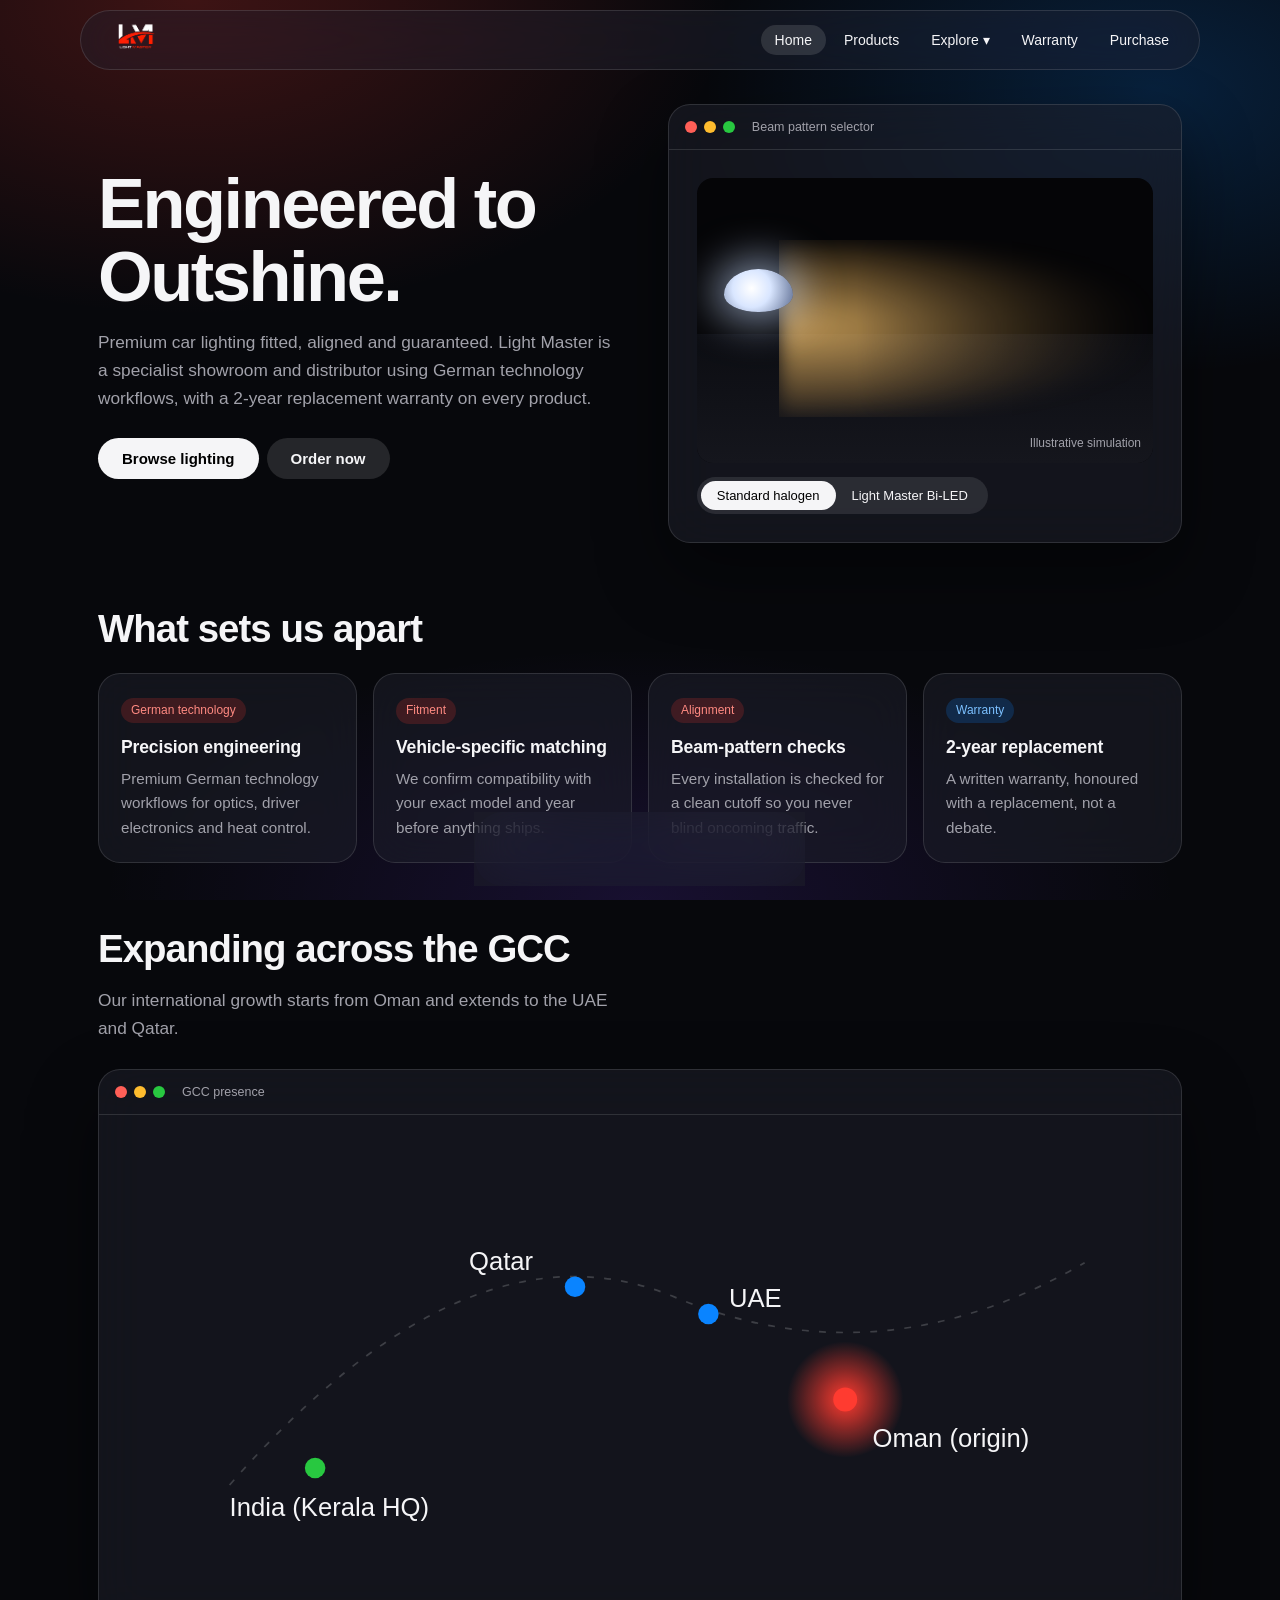
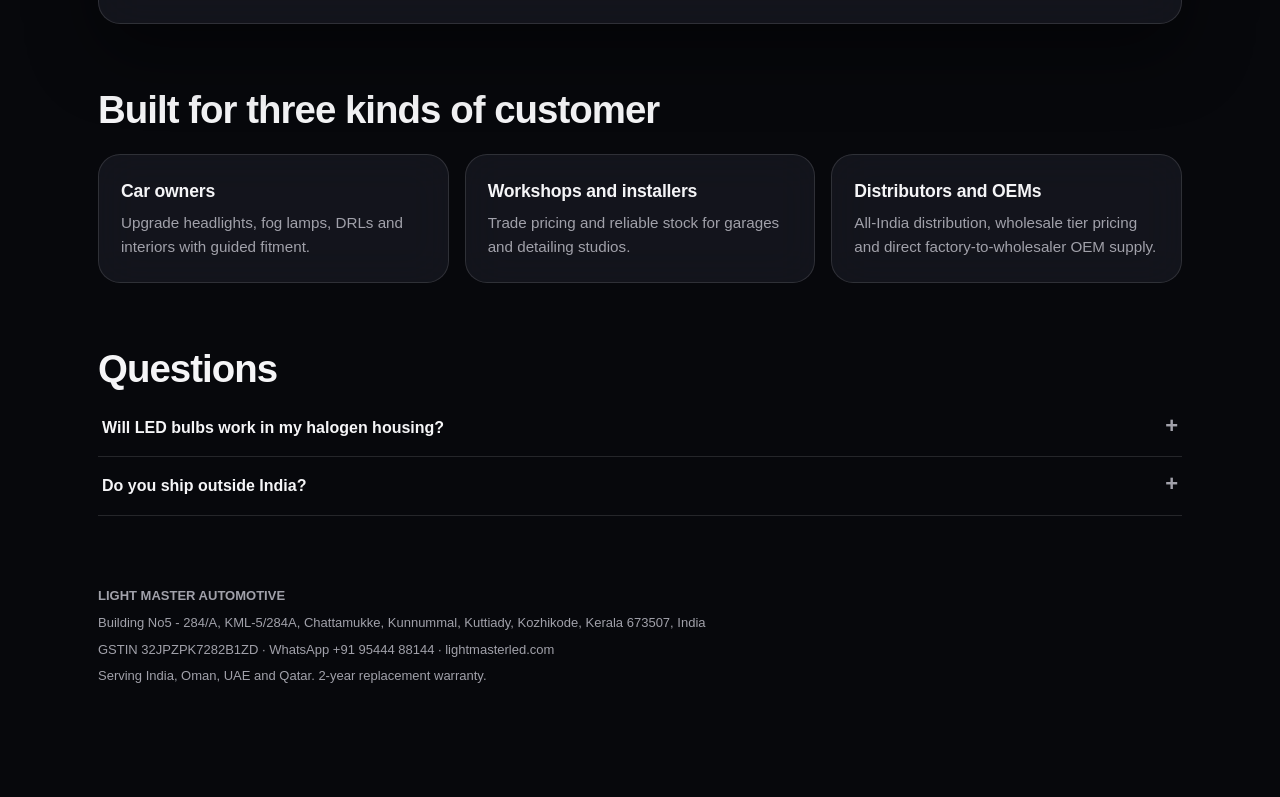
<file: index.html>
<!DOCTYPE html>
<html lang="en"><head><meta charset="utf-8"><meta name="viewport" content="width=device-width,initial-scale=1">
<title>Light Master | Premium Car LED Lights, Kerala & GCC</title><meta name="description" content="Engineered to Outshine: premium car LED headlights, bi-LED projectors and DRLs. 2-year warranty. Kerala, Oman, UAE, Qatar.">
<link rel="canonical" href="https://lightmasterled.com/"><link rel="icon" href="logo.png">
<meta property="og:title" content="Light Master | Premium Car LED Lights, Kerala & GCC"><meta property="og:description" content="Engineered to Outshine: premium car LED headlights, bi-LED projectors and DRLs. 2-year warranty. Kerala, Oman, UAE, Qatar."><meta property="og:image" content="https://lightmasterled.com/logo.png"><meta name="theme-color" content="#07080c">
<link rel="stylesheet" href="style.css"><script type="application/ld+json">{"@context": "https://schema.org", "@type": "AutoPartsStore", "name": "Light Master Automotive", "url": "https://lightmasterled.com/", "logo": "https://lightmasterled.com/logo.png", "telephone": "+919544488144", "vatID": "32JPZPK7282B1ZD", "address": {"@type": "PostalAddress", "streetAddress": "KML-5/284A, Chattamukke, Kunnummal, Kuttiady", "addressLocality": "Kozhikode", "addressRegion": "Kerala", "postalCode": "673507", "addressCountry": "IN"}, "areaServed": ["India", "Oman", "United Arab Emirates", "Qatar"]}</script></head><body>
<header class="bar"><a href="index.html" aria-label="Light Master Automotive home"><img src="logo.png" alt="Light Master Automotive logo" width="80" height="34"></a>
<nav aria-label="Main"><a href="index.html" class=on>Home</a><a href="products.html">Products</a><div class="dd"><button aria-haspopup="true">Explore ▾</button><ul><li><a href="products.html#tiers">Good / Better / Best</a></li><li><a href="index.html#gcc">GCC presence</a></li><li><a href="index.html#b2b">Wholesale and OEM</a></li><li><a href="warranty.html#faq">Warranty FAQ</a></li></ul></div><a href="warranty.html">Warranty</a><a href="purchase.html">Purchase</a></nav></header>
<main><section class="hero"><div><h1>Engineered to Outshine.</h1><p class="sub">Premium car lighting fitted, aligned and guaranteed. Light Master is a specialist showroom and distributor using German technology workflows, with a 2-year replacement warranty on every product.</p><a class="btn" href="products.html">Browse lighting</a><a class="btn g" href="purchase.html">Order now</a></div><div class="win"><div class="tb"><i></i><i></i><i></i><span>Beam pattern selector</span></div><div class="body"><div class="stage" id="stage" role="img" aria-label="Headlight beam comparison"><div class="road"></div><div class="beam hal"></div><div class="beam led"></div><div class="lamp"></div><small>Illustrative simulation</small></div>
<div class="seg" role="group" aria-label="Beam pattern"><button data-beam="hal" aria-pressed="true">Standard halogen</button><button data-beam="led" aria-pressed="false">Light Master Bi-LED</button></div></div></div></section>
<h2>What sets us apart</h2><div class="grid"><div class="card"><span class="tag">German technology</span><h3>Precision engineering</h3><p>Premium German technology workflows for optics, driver electronics and heat control.</p></div><div class="card"><span class="tag">Fitment</span><h3>Vehicle-specific matching</h3><p>We confirm compatibility with your exact model and year before anything ships.</p></div><div class="card"><span class="tag">Alignment</span><h3>Beam-pattern checks</h3><p>Every installation is checked for a clean cutoff so you never blind oncoming traffic.</p></div><div class="card"><span class="tag b">Warranty</span><h3>2-year replacement</h3><p>A written warranty, honoured with a replacement, not a debate.</p></div></div>
<h2 id="gcc">Expanding across the GCC</h2><p class="sub">Our international growth starts from Oman and extends to the UAE and Qatar.</p><div class="win"><div class="tb"><i></i><i></i><i></i><span>GCC presence</span></div><div class="body"><svg viewBox="0 0 600 260" role="img" aria-label="Map of Light Master presence in Oman, UAE and Qatar" style="width:100%"><defs><radialGradient id="g"><stop offset="0" stop-color="#ff3b30"/><stop offset="1" stop-color="#ff3b30" stop-opacity="0"/></radialGradient></defs><path d="M60 200 Q200 40 320 90 T560 70" fill="none" stroke="rgba(255,255,255,.18)" stroke-dasharray="4 6"/><g font-family="sans-serif" font-size="15" fill="#f5f5f7"><circle cx="420" cy="150" r="34" fill="url(#g)"/><circle cx="420" cy="150" r="7" fill="#ff3b30"/><text x="436" y="178">Oman (origin)</text><circle cx="340" cy="100" r="6" fill="#0a84ff"/><text x="352" y="96">UAE</text><circle cx="262" cy="84" r="6" fill="#0a84ff"/><text x="200" y="74">Qatar</text><circle cx="110" cy="190" r="6" fill="#28c840"/><text x="60" y="218">India (Kerala HQ)</text></g></svg></div></div>
<h2>Built for three kinds of customer</h2><div class="grid"><div class="card"><h3>Car owners</h3><p>Upgrade headlights, fog lamps, DRLs and interiors with guided fitment.</p></div><div class="card"><h3>Workshops and installers</h3><p>Trade pricing and reliable stock for garages and detailing studios.</p></div><div class="card" id="b2b"><h3>Distributors and OEMs</h3><p>All-India distribution, wholesale tier pricing and direct factory-to-wholesaler OEM supply.</p></div></div>
<h2>Questions</h2><div class="faq"><details><summary>Will LED bulbs work in my halogen housing?</summary><p>Often yes, but the beam only stays safe with correct alignment. Send us your model and year on WhatsApp and we will advise.</p></details><details><summary>Do you ship outside India?</summary><p>We serve Oman, UAE and Qatar. Message us with your location for delivery options.</p></details></div></main>
<footer><b>LIGHT MASTER AUTOMOTIVE</b><span>Building No5 - 284/A, KML-5/284A, Chattamukke, Kunnummal, Kuttiady, Kozhikode, Kerala 673507, India</span><span>GSTIN 32JPZPK7282B1ZD · WhatsApp +91 95444 88144 · lightmasterled.com</span><span>Serving India, Oman, UAE and Qatar. 2-year replacement warranty.</span></footer>
<nav class="dock" aria-label="Dock"><a href="index.html" title="Home">Home</a><a href="products.html" title="Products">Shop</a><a href="purchase.html" title="Purchase">Buy</a><a href="warranty.html" title="Warranty">Care</a><a class="wa" href="https://wa.me/919544488144" target="_blank" rel="noopener" title="WhatsApp">Chat</a></nav>
<script src="app.js"></script></body></html>
</file>
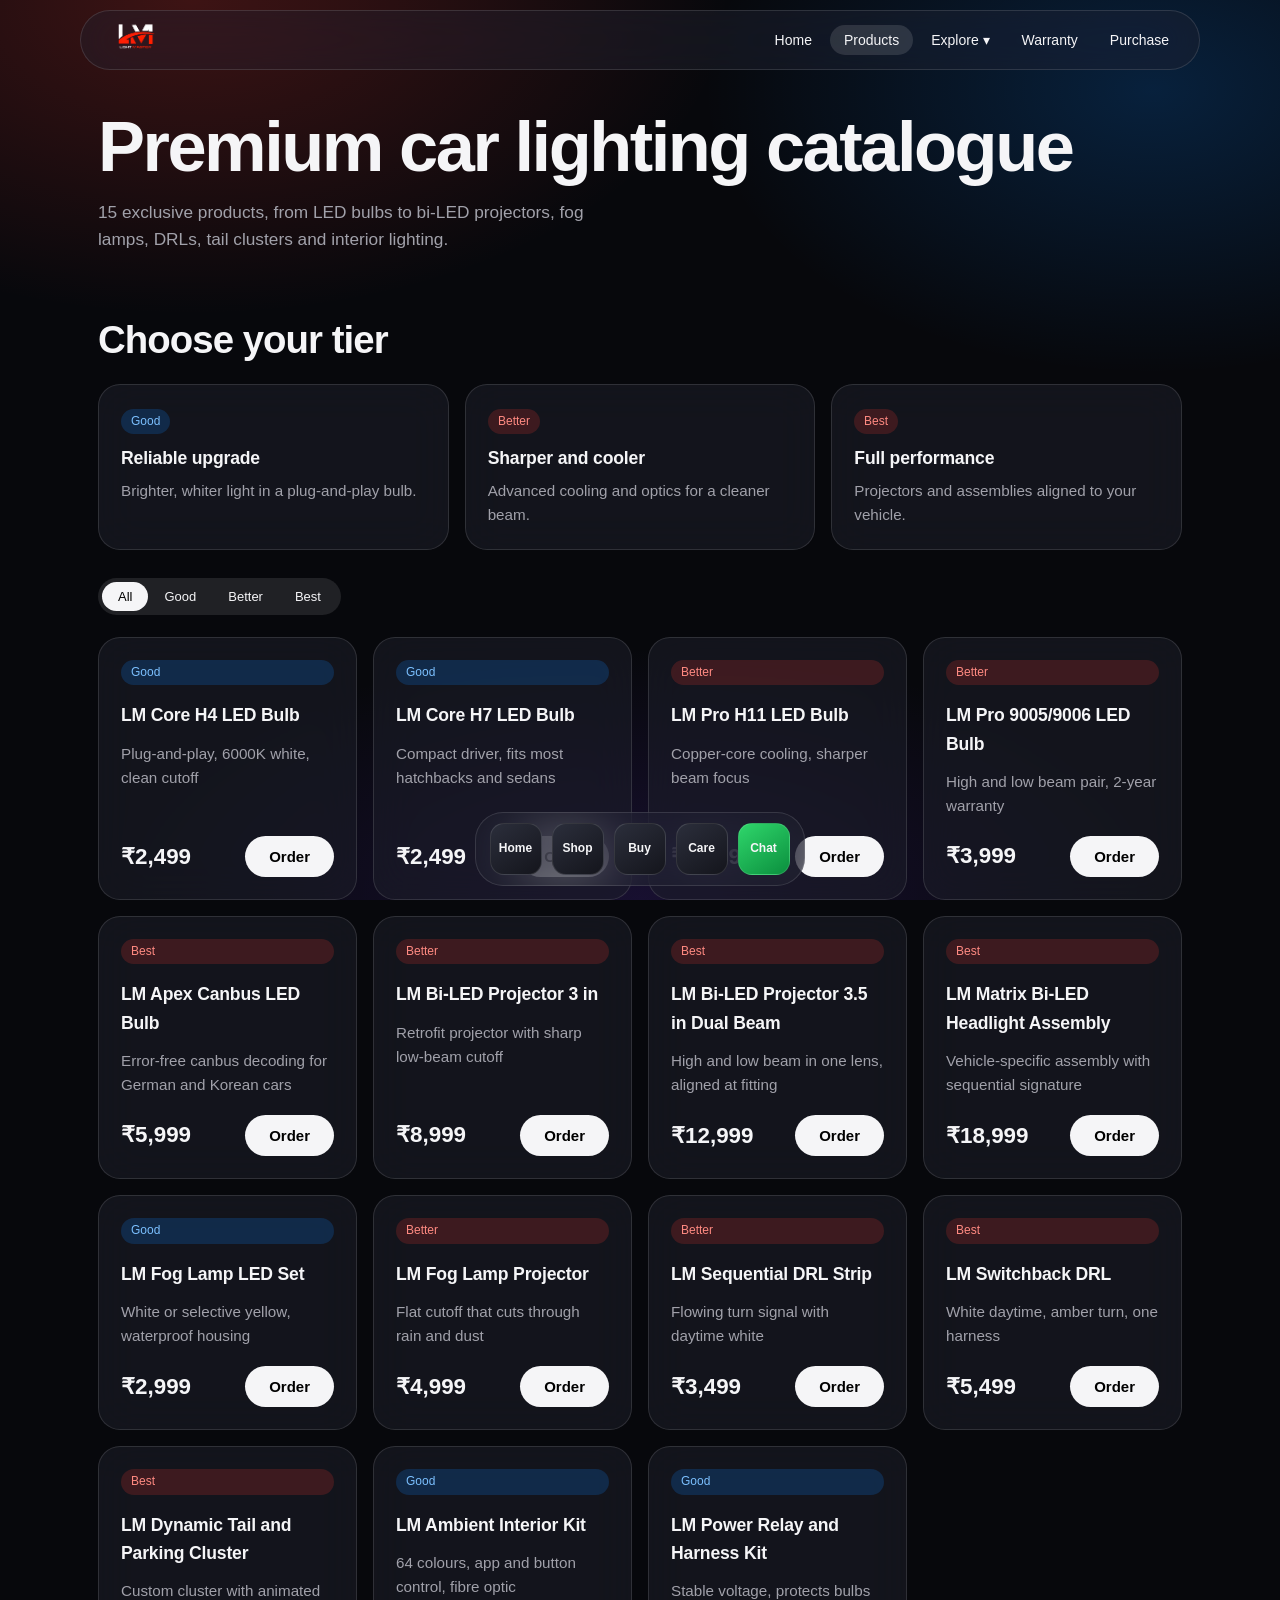
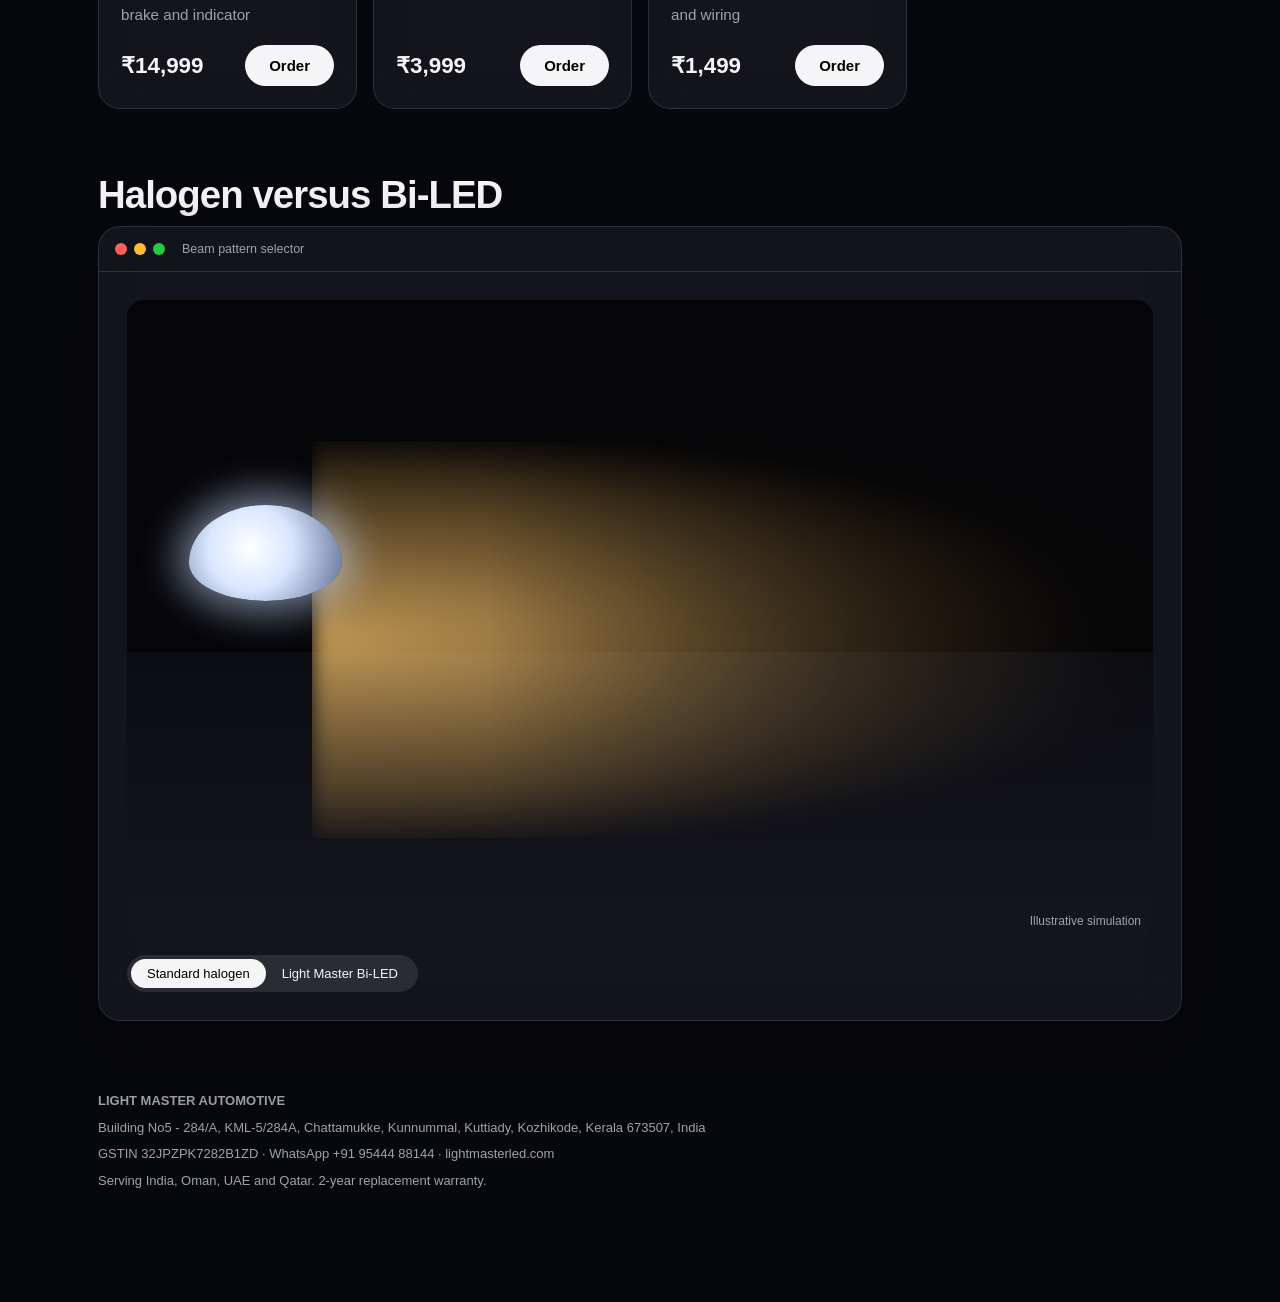
<file: products.html>
<!DOCTYPE html>
<html lang="en"><head><meta charset="utf-8"><meta name="viewport" content="width=device-width,initial-scale=1">
<title>Car LED Headlights & Bi-LED Projectors | Light Master</title><meta name="description" content="Shop 15 premium LED bulbs, bi-LED projectors, fog lamps and DRLs in Good, Better and Best tiers. 2-year warranty.">
<link rel="canonical" href="https://lightmasterled.com/products.html"><link rel="icon" href="logo.png">
<meta property="og:title" content="Car LED Headlights & Bi-LED Projectors | Light Master"><meta property="og:description" content="Shop 15 premium LED bulbs, bi-LED projectors, fog lamps and DRLs in Good, Better and Best tiers. 2-year warranty."><meta property="og:image" content="https://lightmasterled.com/logo.png"><meta name="theme-color" content="#07080c">
<link rel="stylesheet" href="style.css"></head><body>
<header class="bar"><a href="index.html" aria-label="Light Master Automotive home"><img src="logo.png" alt="Light Master Automotive logo" width="80" height="34"></a>
<nav aria-label="Main"><a href="index.html">Home</a><a href="products.html" class=on>Products</a><div class="dd"><button aria-haspopup="true">Explore ▾</button><ul><li><a href="products.html#tiers">Good / Better / Best</a></li><li><a href="index.html#gcc">GCC presence</a></li><li><a href="index.html#b2b">Wholesale and OEM</a></li><li><a href="warranty.html#faq">Warranty FAQ</a></li></ul></div><a href="warranty.html">Warranty</a><a href="purchase.html">Purchase</a></nav></header>
<main><section style="margin-top:40px"><h1>Premium car lighting catalogue</h1><p class="sub">15 exclusive products, from LED bulbs to bi-LED projectors, fog lamps, DRLs, tail clusters and interior lighting.</p></section>
<h2 id="tiers">Choose your tier</h2><div class="grid"><div class="card"><span class="tag b">Good</span><h3>Reliable upgrade</h3><p>Brighter, whiter light in a plug-and-play bulb.</p></div><div class="card"><span class="tag">Better</span><h3>Sharper and cooler</h3><p>Advanced cooling and optics for a cleaner beam.</p></div><div class="card"><span class="tag">Best</span><h3>Full performance</h3><p>Projectors and assemblies aligned to your vehicle.</p></div></div>
<div class="seg" role="group" aria-label="Filter by tier" style="margin-top:28px"><button data-tier="All" aria-pressed="true">All</button><button data-tier="Good" aria-pressed="false">Good</button><button data-tier="Better" aria-pressed="false">Better</button><button data-tier="Best" aria-pressed="false">Best</button></div>
<div class="grid" id="cat" aria-live="polite"></div>
<h2>Halogen versus Bi-LED</h2><div class="win"><div class="tb"><i></i><i></i><i></i><span>Beam pattern selector</span></div><div class="body"><div class="stage" id="stage" role="img" aria-label="Headlight beam comparison"><div class="road"></div><div class="beam hal"></div><div class="beam led"></div><div class="lamp"></div><small>Illustrative simulation</small></div>
<div class="seg" role="group" aria-label="Beam pattern"><button data-beam="hal" aria-pressed="true">Standard halogen</button><button data-beam="led" aria-pressed="false">Light Master Bi-LED</button></div></div></div></main>
<footer><b>LIGHT MASTER AUTOMOTIVE</b><span>Building No5 - 284/A, KML-5/284A, Chattamukke, Kunnummal, Kuttiady, Kozhikode, Kerala 673507, India</span><span>GSTIN 32JPZPK7282B1ZD · WhatsApp +91 95444 88144 · lightmasterled.com</span><span>Serving India, Oman, UAE and Qatar. 2-year replacement warranty.</span></footer>
<nav class="dock" aria-label="Dock"><a href="index.html" title="Home">Home</a><a href="products.html" title="Products">Shop</a><a href="purchase.html" title="Purchase">Buy</a><a href="warranty.html" title="Warranty">Care</a><a class="wa" href="https://wa.me/919544488144" target="_blank" rel="noopener" title="WhatsApp">Chat</a></nav>
<script src="app.js"></script></body></html>
</file>
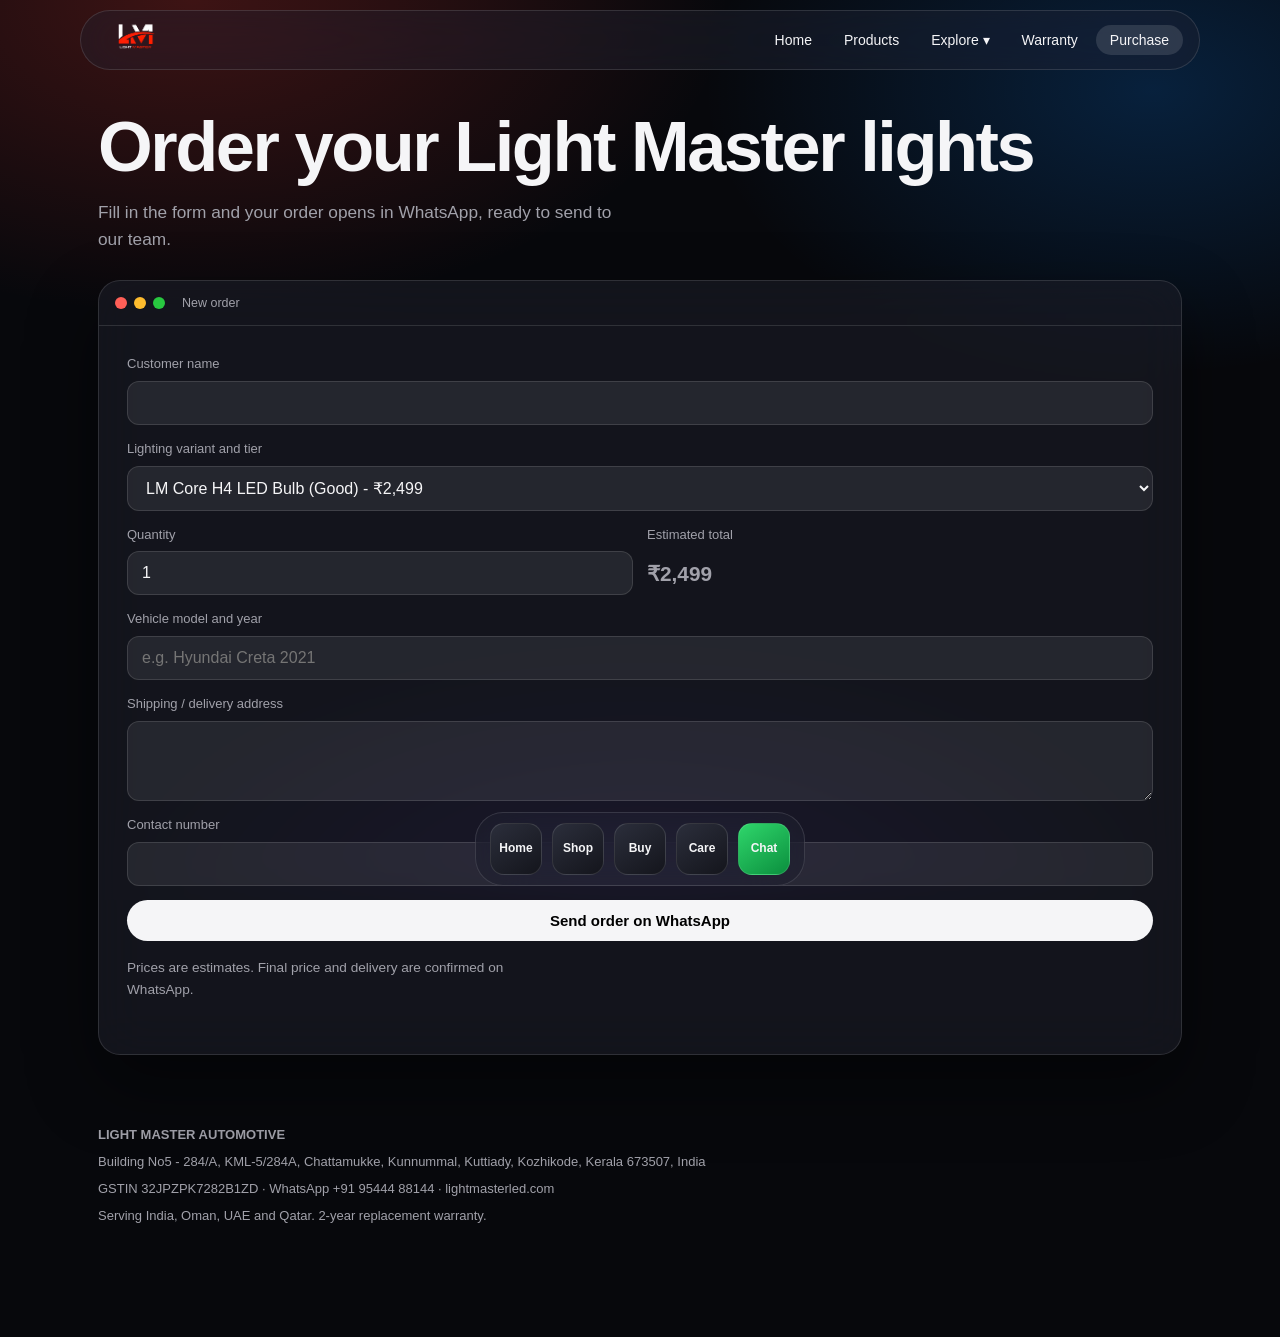
<file: purchase.html>
<!DOCTYPE html>
<html lang="en"><head><meta charset="utf-8"><meta name="viewport" content="width=device-width,initial-scale=1">
<title>Buy Car LED Lights Online | Light Master Automotive</title><meta name="description" content="Order LED headlights, fog lamps and DRLs with a price estimate. Send your order on WhatsApp. India and GCC delivery.">
<link rel="canonical" href="https://lightmasterled.com/purchase.html"><link rel="icon" href="logo.png">
<meta property="og:title" content="Buy Car LED Lights Online | Light Master Automotive"><meta property="og:description" content="Order LED headlights, fog lamps and DRLs with a price estimate. Send your order on WhatsApp. India and GCC delivery."><meta property="og:image" content="https://lightmasterled.com/logo.png"><meta name="theme-color" content="#07080c">
<link rel="stylesheet" href="style.css"></head><body>
<header class="bar"><a href="index.html" aria-label="Light Master Automotive home"><img src="logo.png" alt="Light Master Automotive logo" width="80" height="34"></a>
<nav aria-label="Main"><a href="index.html">Home</a><a href="products.html">Products</a><div class="dd"><button aria-haspopup="true">Explore ▾</button><ul><li><a href="products.html#tiers">Good / Better / Best</a></li><li><a href="index.html#gcc">GCC presence</a></li><li><a href="index.html#b2b">Wholesale and OEM</a></li><li><a href="warranty.html#faq">Warranty FAQ</a></li></ul></div><a href="warranty.html">Warranty</a><a href="purchase.html" class=on>Purchase</a></nav></header>
<main><section style="margin-top:40px"><h1>Order your Light Master lights</h1><p class="sub">Fill in the form and your order opens in WhatsApp, ready to send to our team.</p></section><div class="win"><div class="tb"><i></i><i></i><i></i><span>New order</span></div><div class="body"><form id="pf"><label>Customer name<input name="name" required autocomplete="name"></label><label>Lighting variant and tier<select id="variant" name="variant"></select></label><div class="row"><label>Quantity<input id="qty" name="qty" type="number" min="1" value="1" required></label><label>Estimated total<span class="est" id="est">-</span></label></div><label>Vehicle model and year<input name="vehicle" required placeholder="e.g. Hyundai Creta 2021"></label><label>Shipping / delivery address<textarea name="address" rows="3" required autocomplete="street-address"></textarea></label><label>Contact number<input name="phone" type="tel" required autocomplete="tel" pattern="[+0-9 ]{{8,16}}"></label><button class="btn" type="submit">Send order on WhatsApp</button></form><div id="fb" tabindex="-1" role="status"></div><p class="sub" style="font-size:.85rem">Prices are estimates. Final price and delivery are confirmed on WhatsApp.</p></div></div></main>
<footer><b>LIGHT MASTER AUTOMOTIVE</b><span>Building No5 - 284/A, KML-5/284A, Chattamukke, Kunnummal, Kuttiady, Kozhikode, Kerala 673507, India</span><span>GSTIN 32JPZPK7282B1ZD · WhatsApp +91 95444 88144 · lightmasterled.com</span><span>Serving India, Oman, UAE and Qatar. 2-year replacement warranty.</span></footer>
<nav class="dock" aria-label="Dock"><a href="index.html" title="Home">Home</a><a href="products.html" title="Products">Shop</a><a href="purchase.html" title="Purchase">Buy</a><a href="warranty.html" title="Warranty">Care</a><a class="wa" href="https://wa.me/919544488144" target="_blank" rel="noopener" title="WhatsApp">Chat</a></nav>
<script src="app.js"></script></body></html>
</file>
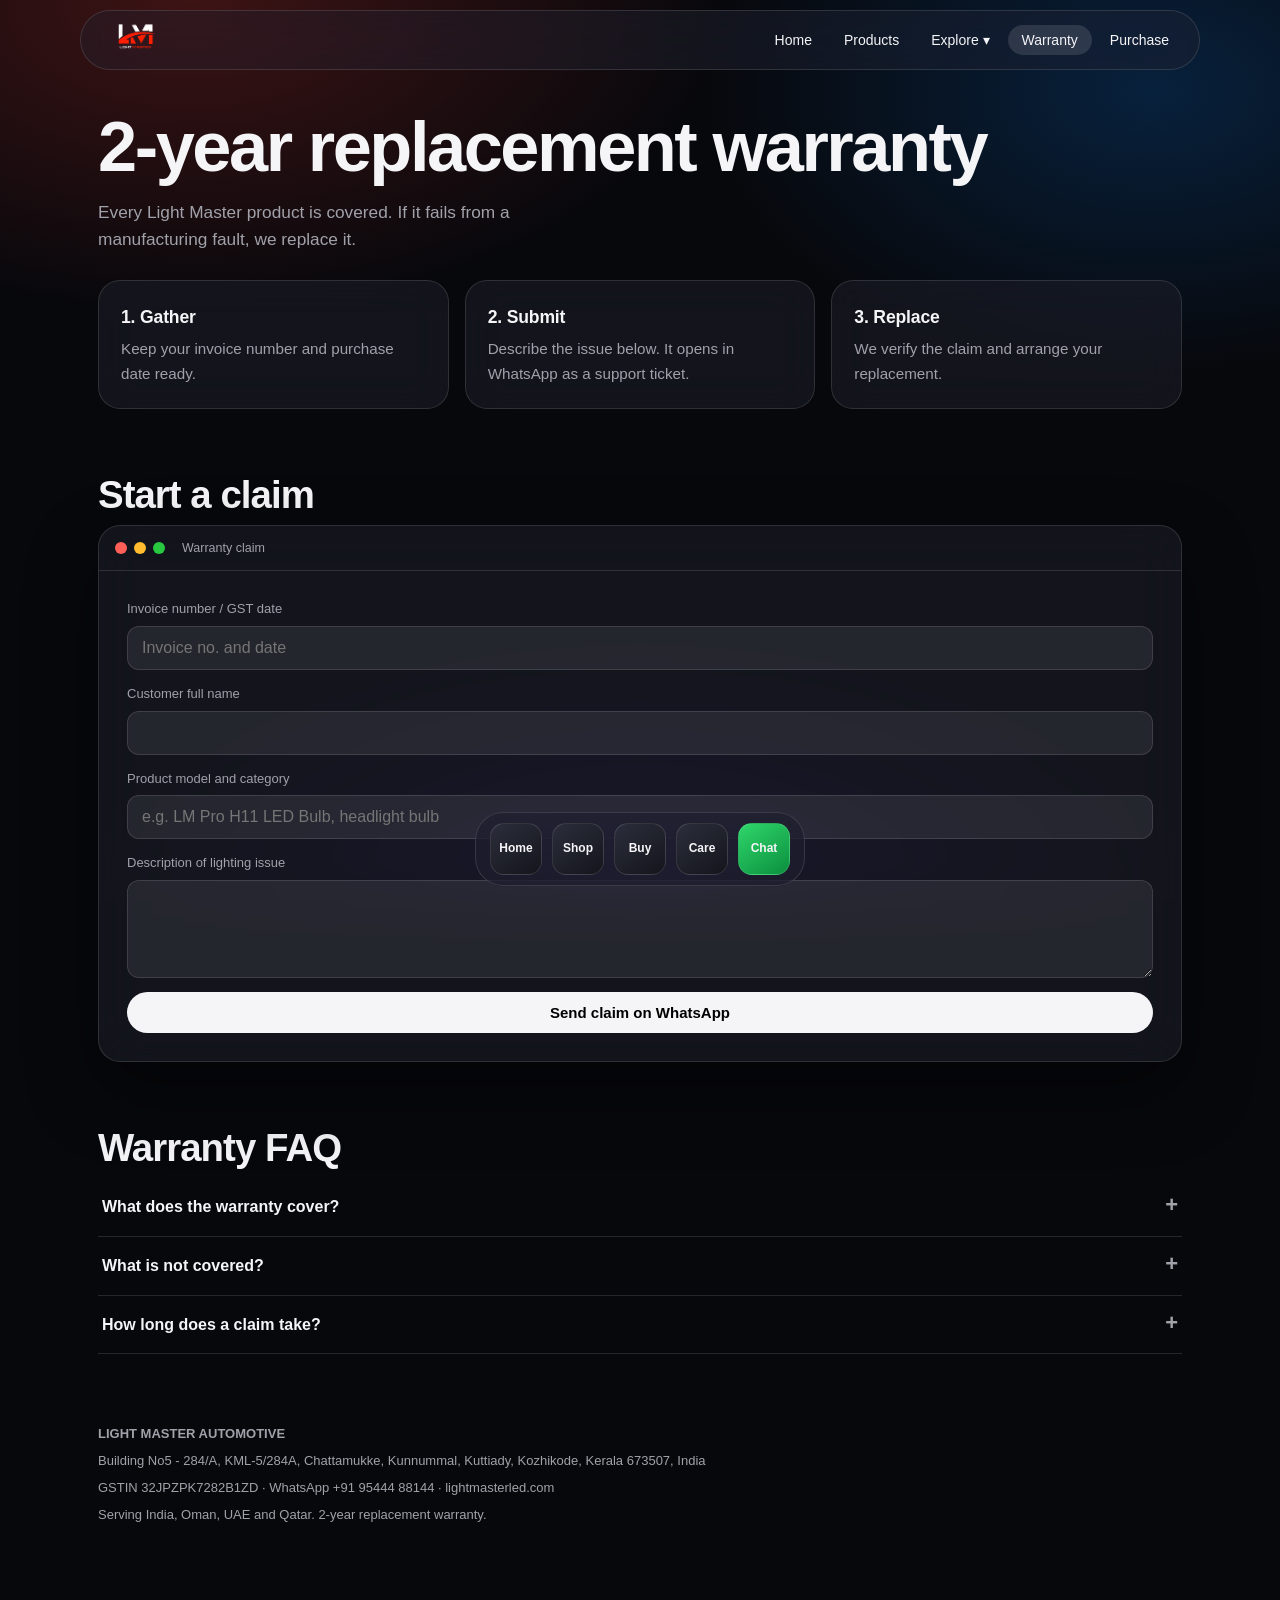
<file: warranty.html>
<!DOCTYPE html>
<html lang="en"><head><meta charset="utf-8"><meta name="viewport" content="width=device-width,initial-scale=1">
<title>2-Year LED Light Warranty Claim | Light Master</title><meta name="description" content="Claim your 2-year replacement warranty on Light Master car lights. Submit your invoice and issue by WhatsApp.">
<link rel="canonical" href="https://lightmasterled.com/warranty.html"><link rel="icon" href="logo.png">
<meta property="og:title" content="2-Year LED Light Warranty Claim | Light Master"><meta property="og:description" content="Claim your 2-year replacement warranty on Light Master car lights. Submit your invoice and issue by WhatsApp."><meta property="og:image" content="https://lightmasterled.com/logo.png"><meta name="theme-color" content="#07080c">
<link rel="stylesheet" href="style.css"></head><body>
<header class="bar"><a href="index.html" aria-label="Light Master Automotive home"><img src="logo.png" alt="Light Master Automotive logo" width="80" height="34"></a>
<nav aria-label="Main"><a href="index.html">Home</a><a href="products.html">Products</a><div class="dd"><button aria-haspopup="true">Explore ▾</button><ul><li><a href="products.html#tiers">Good / Better / Best</a></li><li><a href="index.html#gcc">GCC presence</a></li><li><a href="index.html#b2b">Wholesale and OEM</a></li><li><a href="warranty.html#faq">Warranty FAQ</a></li></ul></div><a href="warranty.html" class=on>Warranty</a><a href="purchase.html">Purchase</a></nav></header>
<main><section style="margin-top:40px"><h1>2-year replacement warranty</h1><p class="sub">Every Light Master product is covered. If it fails from a manufacturing fault, we replace it.</p></section>
<div class="grid"><div class="card"><h3>1. Gather</h3><p>Keep your invoice number and purchase date ready.</p></div><div class="card"><h3>2. Submit</h3><p>Describe the issue below. It opens in WhatsApp as a support ticket.</p></div><div class="card"><h3>3. Replace</h3><p>We verify the claim and arrange your replacement.</p></div></div>
<h2>Start a claim</h2><div class="win"><div class="tb"><i></i><i></i><i></i><span>Warranty claim</span></div><div class="body"><form id="wf"><label>Invoice number / GST date<input name="invoice" required placeholder="Invoice no. and date"></label><label>Customer full name<input name="name" required autocomplete="name"></label><label>Product model and category<input name="product" required placeholder="e.g. LM Pro H11 LED Bulb, headlight bulb"></label><label>Description of lighting issue<textarea name="issue" rows="4" required></textarea></label><button class="btn" type="submit">Send claim on WhatsApp</button></form><div id="fb" tabindex="-1" role="status"></div></div></div>
<h2 id="faq">Warranty FAQ</h2><div class="faq"><details><summary>What does the warranty cover?</summary><p>Manufacturing faults in bulbs, drivers and assemblies for 2 years from the invoice date.</p></details><details><summary>What is not covered?</summary><p>Physical damage, water entry from incorrect fitting, and modification by third parties.</p></details><details><summary>How long does a claim take?</summary><p>We reply on WhatsApp after you submit the ticket and confirm the next step with you.</p></details></div></main>
<footer><b>LIGHT MASTER AUTOMOTIVE</b><span>Building No5 - 284/A, KML-5/284A, Chattamukke, Kunnummal, Kuttiady, Kozhikode, Kerala 673507, India</span><span>GSTIN 32JPZPK7282B1ZD · WhatsApp +91 95444 88144 · lightmasterled.com</span><span>Serving India, Oman, UAE and Qatar. 2-year replacement warranty.</span></footer>
<nav class="dock" aria-label="Dock"><a href="index.html" title="Home">Home</a><a href="products.html" title="Products">Shop</a><a href="purchase.html" title="Purchase">Buy</a><a href="warranty.html" title="Warranty">Care</a><a class="wa" href="https://wa.me/919544488144" target="_blank" rel="noopener" title="WhatsApp">Chat</a></nav>
<script src="app.js"></script></body></html>
</file>
<file: style.css>
:root{--bg:#07080c;--glass:rgba(30,32,42,.55);--line:rgba(255,255,255,.12);--tx:#f5f5f7;--mute:#a1a1aa;--red:#ff3b30;--blue:#0a84ff;--r:22px;--f:-apple-system,BlinkMacSystemFont,"SF Pro Display","Inter","Segoe UI",Roboto,sans-serif}
*{box-sizing:border-box;margin:0}
html{scroll-behavior:smooth}
body{font:16px/1.6 var(--f);color:var(--tx);background:var(--bg);min-height:100vh;padding-bottom:110px;background-image:radial-gradient(60% 50% at 15% 0,rgba(255,59,48,.22),transparent 70%),radial-gradient(50% 45% at 90% 10%,rgba(10,132,255,.2),transparent 70%),radial-gradient(60% 40% at 50% 100%,rgba(120,60,255,.15),transparent 70%);background-attachment:fixed}
a{color:inherit;text-decoration:none}
:focus-visible{outline:2px solid var(--blue);outline-offset:3px}
.bar{position:sticky;top:10px;z-index:50;margin:10px auto 0;max-width:1120px;width:calc(100% - 24px);display:flex;align-items:center;gap:18px;padding:8px 16px;background:var(--glass);backdrop-filter:blur(28px) saturate(180%);-webkit-backdrop-filter:blur(28px) saturate(180%);border:1px solid var(--line);border-radius:999px}
.bar img{height:34px}
.bar nav{display:flex;gap:4px;margin-left:auto;align-items:center}
.bar nav>a,.dd>button{font:500 14px var(--f);color:var(--tx);background:none;border:0;padding:7px 14px;border-radius:999px;cursor:pointer;transition:.2s}
.bar nav>a:hover,.dd>button:hover,.bar nav a.on{background:rgba(255,255,255,.12)}
.dd{position:relative}
.dd ul{position:absolute;right:0;top:120%;min-width:230px;list-style:none;padding:8px;background:rgba(28,30,40,.92);backdrop-filter:blur(30px);border:1px solid var(--line);border-radius:16px;opacity:0;visibility:hidden;transform:translateY(-6px) scale(.97);transition:.2s}
.dd:hover ul,.dd.open ul{opacity:1;visibility:visible;transform:none}
.dd li a{display:block;padding:9px 12px;border-radius:10px;font-size:14px}
.dd li a:hover{background:var(--blue)}
main{max-width:1120px;margin:0 auto;padding:0 18px}
.win{background:var(--glass);backdrop-filter:blur(24px);border:1px solid var(--line);border-radius:var(--r);overflow:hidden;box-shadow:0 30px 70px rgba(0,0,0,.45)}
.win>.tb{display:flex;gap:7px;align-items:center;padding:12px 16px;border-bottom:1px solid var(--line);font-size:12.5px;color:var(--mute)}
.win>.tb i{width:12px;height:12px;border-radius:50%;background:#ff5f57}.win>.tb i+i{background:#febc2e}.win>.tb i+i+i{background:#28c840}
.win>.tb span{margin-left:10px}
.body{padding:28px}
.hero{display:grid;grid-template-columns:1.05fr 1fr;gap:30px;align-items:center;margin-top:34px}
h1{font-size:clamp(2.3rem,5.6vw,4.4rem);line-height:1.04;letter-spacing:-.035em;font-weight:700}
h2{font-size:clamp(1.6rem,3.4vw,2.4rem);letter-spacing:-.025em;margin:64px 0 8px;line-height:1.15}
h3{font-size:1.1rem;letter-spacing:-.01em}
.sub{color:var(--mute);max-width:54ch;margin:16px 0 26px;font-size:1.08rem}
.btn{display:inline-block;background:var(--tx);color:#000;font-weight:600;padding:12px 24px;border-radius:999px;border:0;cursor:pointer;font:600 15px var(--f);transition:.25s}
.btn:hover{transform:scale(1.045);box-shadow:0 0 28px rgba(255,255,255,.35)}
.btn.g{background:rgba(255,255,255,.12);color:var(--tx);margin-left:8px}
.grid{display:grid;grid-template-columns:repeat(auto-fit,minmax(240px,1fr));gap:16px;margin-top:22px}
.card{padding:22px;background:var(--glass);border:1px solid var(--line);border-radius:var(--r);backdrop-filter:blur(20px);transition:.3s}
.card:hover{transform:translateY(-4px);border-color:rgba(255,255,255,.3)}
.card p{color:var(--mute);font-size:.95rem;margin-top:6px}
.tag{display:inline-block;font-size:12px;padding:3px 10px;border-radius:999px;background:rgba(255,59,48,.18);color:#ff8a82;margin-bottom:10px}
.tag.b{background:rgba(10,132,255,.2);color:#7cc0ff}
.stage{position:relative;aspect-ratio:16/10;border-radius:16px;background:#050507;overflow:hidden}
.stage .road{position:absolute;inset:55% 0 0;background:linear-gradient(#0c0d12,#15161d)}
.stage .lamp{position:absolute;left:6%;top:32%;width:15%;aspect-ratio:1.6;border-radius:50% 50% 50% 50%/60% 60% 40% 40%;background:radial-gradient(circle at 40% 45%,#fff,#d9e6ff 40%,#5a6a8f);box-shadow:0 0 40px 10px rgba(200,220,255,.6);animation:boot 1.8s .2s both}
.beam{position:absolute;left:18%;top:22%;width:85%;height:62%;transition:opacity .5s,clip-path .5s;-webkit-mask-image:linear-gradient(90deg,#000 20%,transparent);mask-image:linear-gradient(90deg,#000 20%,transparent)}
.beam.hal{background:radial-gradient(ellipse at 0 50%,rgba(255,200,110,.75),rgba(255,190,90,.25) 55%,transparent 75%);filter:blur(10px)}
.beam.led{background:linear-gradient(180deg,transparent 38%,rgba(225,240,255,.95) 38.5%,rgba(190,215,255,.5) 70%,transparent);clip-path:polygon(0 38%,100% 30%,100% 100%,0 100%);filter:blur(1.5px);opacity:0}
.stage.on .beam.hal{opacity:0}.stage.on .beam.led{opacity:1}
.stage small{position:absolute;right:12px;bottom:10px;color:var(--mute);font-size:12px}
.seg{display:inline-flex;padding:4px;background:rgba(255,255,255,.1);border-radius:999px;margin-top:14px}
.seg button{border:0;background:none;color:var(--tx);font:500 13px var(--f);padding:7px 16px;border-radius:999px;cursor:pointer}
.seg button[aria-pressed=true]{background:var(--tx);color:#000}
@keyframes boot{0%{opacity:0;filter:brightness(0)}30%{opacity:1;filter:brightness(2.2)}45%{filter:brightness(.4)}100%{filter:none}}
.faq details{border-bottom:1px solid var(--line);padding:16px 4px}
.faq summary{cursor:pointer;font-weight:600;list-style:none;display:flex;justify-content:space-between}
.faq summary::after{content:"+";transition:.3s;color:var(--mute);font-size:22px;line-height:1}
.faq details[open] summary::after{transform:rotate(45deg)}
.faq p{color:var(--mute);margin-top:8px}
.p{display:flex;flex-direction:column;gap:6px}
.p b{font-size:1.4rem}
.p .pr{margin-top:auto;display:flex;justify-content:space-between;align-items:center;padding-top:12px}
form{display:grid;gap:14px}
label{font-size:13px;color:var(--mute);display:grid;gap:6px}
input,select,textarea{font:16px var(--f);color:var(--tx);background:rgba(255,255,255,.08);border:1px solid var(--line);border-radius:12px;padding:12px 14px}
input:focus,select:focus,textarea:focus{outline:2px solid var(--blue);border-color:transparent}
select option{color:#000}
.row{display:grid;grid-template-columns:1fr 1fr;gap:14px}
.est{font-size:1.3rem;font-weight:600}
#fb{display:none;margin-top:14px;padding:14px;border-radius:12px;background:rgba(40,200,64,.15)}
#fb a{color:#6ff08a;text-decoration:underline}
.dock{position:fixed;left:50%;bottom:14px;transform:translateX(-50%);z-index:60;display:flex;gap:10px;padding:10px 14px;background:var(--glass);backdrop-filter:blur(30px) saturate(180%);-webkit-backdrop-filter:blur(30px);border:1px solid var(--line);border-radius:28px}
.dock a{width:52px;height:52px;border-radius:14px;display:grid;place-items:center;font-size:12px;font-weight:600;background:linear-gradient(145deg,#2b2e3b,#14151c);border:1px solid var(--line);transition:transform .22s cubic-bezier(.3,1.6,.5,1)}
.dock a:hover{transform:scale(1.35) translateY(-8px)}
.dock a.wa{background:linear-gradient(145deg,#2fd66b,#0b8f3e)}
footer{max-width:1120px;margin:70px auto 0;padding:0 18px;color:var(--mute);font-size:13px;display:grid;gap:6px}
@media(max-width:800px){.hero{grid-template-columns:1fr}.bar nav>a{display:none}.row{grid-template-columns:1fr}.btn.g{margin:8px 0 0}}
@media(prefers-reduced-motion:reduce){*{animation:none!important;transition:none!important}}
</file>
